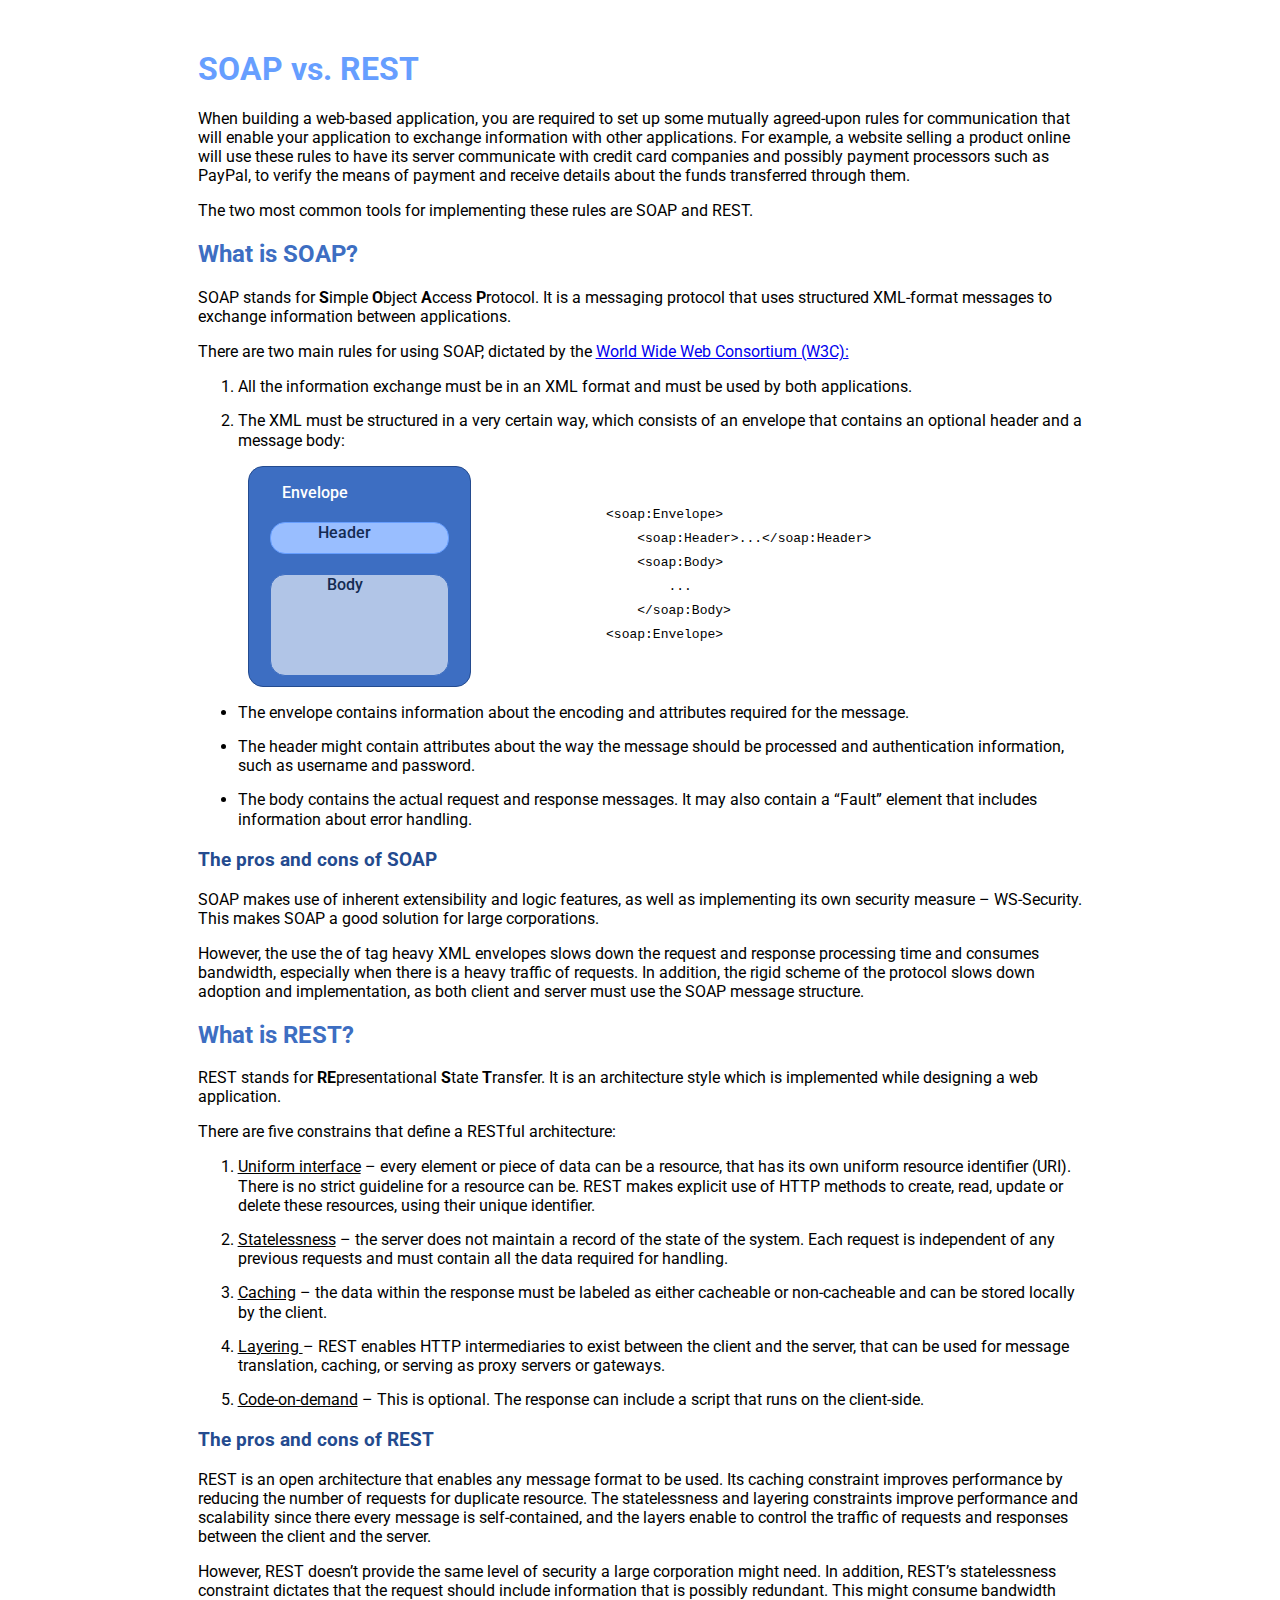
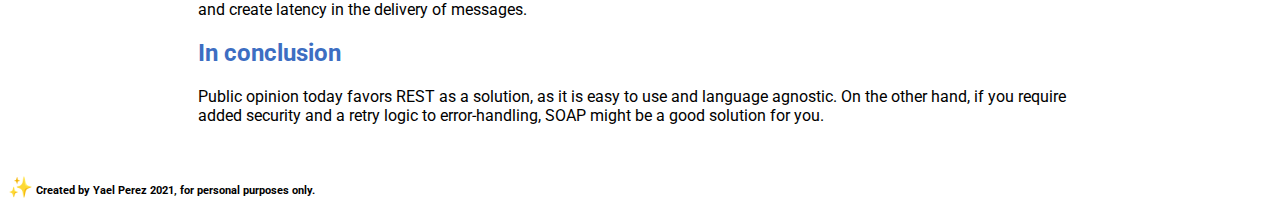
<file: samples/svrHTML/index.htm>
<!DOCTYPE html>
<html lang="en">
<head>
    <meta charset="UTF-8">
    <meta name="viewport" content="width=device-width, initial-scale=1.0">
    <link rel="preconnect" href="https://fonts.gstatic.com">
    <link href="https://fonts.googleapis.com/css2?family=Roboto:ital,wght@0,400;0,500;0,700;1,400&display=swap" rel="stylesheet">
    <link rel="stylesheet" href="./style.css">
    <title>SOAP vs. REST</title>
</head>
<body>
    <main>
        <h1>SOAP vs. REST</h1>
        <p>When building a web-based application, you are required to set up some mutually agreed-upon rules for communication that will enable your application to exchange information with other applications. For example, a website selling a product online will use these rules to have its server communicate with credit card companies and possibly payment processors such as PayPal, to verify the means of payment and receive details about the funds transferred through them. </p>
        <p>The two most common tools for implementing these rules are SOAP and REST.</p>
        <section>
            <h2>What is SOAP?</h2>
            <p>SOAP stands for <b>S</b>imple <b>O</b>bject <b>A</b>ccess <b>P</b>rotocol. It is a messaging protocol that uses structured XML-format messages to exchange information between applications. </p>
            <p>There are two main rules for using SOAP, dictated by the <a href="https://www.w3.org/">World Wide Web Consortium (W3C):</a></p>
            <ol>
                <li>All the information exchange must be in an XML format and must be used by both applications.</li>
                <li>The XML must be structured in a very certain way, which consists of an envelope that contains an optional header and a message body:</li>
            </ol>
            <div class="illustration">
                <div class="xml-scheme">
                    <pre><code>
                        &#60;soap:Envelope&#62;
                            &#60;soap:Header&#62;...&#60;/soap:Header&#62;
                            &#60;soap:Body&#62;
                                ...
                            &#60;/soap:Body&#62;
                        &#60;soap:Envelope&#62;
                    </code></pre>
                </div>
                <div class="visualization">
                    <div class="soap-envelope">
                        <p>Envelope</p>
                        <div class="soap-header">Header</div>
                        <div class="soap-body">Body</div>
                    </div>
                </div>
                
            </div>
            <ul>
                <li>The envelope contains information about the encoding and attributes required for the message. </li>
                <li>The header might contain attributes about the way the message should be processed and authentication information, such as username and password.</li>
                <li>The body contains the actual request and response messages. It may also contain a “Fault” element that includes information about error handling.</li>
            </ul>
            
            <h3>The pros and cons of SOAP</h3>
            <p>SOAP makes use of inherent extensibility and logic features, as well as implementing its own security measure – WS-Security. This makes SOAP a good solution for large corporations.</p>
            <p>However, the use the of tag heavy XML envelopes slows down the request and response processing time and consumes bandwidth, especially when there is a heavy traffic of requests. In addition, the rigid scheme of the protocol slows down adoption and implementation, as both client and server must use the SOAP message structure. </p>
        </section>
        <section>
            <h2>What is REST?</h2>
            <p>REST stands for <b>RE</b>presentational <b>S</b>tate <b>T</b>ransfer. It is an architecture style which is implemented while designing a web application.</p>
            <p>There are five constrains that define a RESTful architecture:</p>
            <ol class="rest">
                <li><span>Uniform interface</span> – every element or piece of data can be a resource, that has its own uniform resource identifier (URI). There is no strict guideline for a resource can be. REST makes explicit use of HTTP methods to create, read, update or delete these resources, using their unique identifier. </li>
                <li><span>Statelessness</span> – the server does not maintain a record of the state of the system. Each request is independent of any previous requests and must contain all the data required for handling.</li>
                <li><span>Caching</span> – the data within the response must be labeled as either cacheable or non-cacheable and can be stored locally by the client. </li>
                <li><span>Layering </span>– REST enables HTTP intermediaries to exist between the client and the server, that can be used for message translation, caching, or serving as proxy servers or gateways.</li>
                <li><span>Code-on-demand</span> – This is optional. The response can include a script that runs on the client-side.</li>
            </ol>
            <h3>The pros and cons of REST</h3>
            <p>REST is an open architecture that enables any message format to be used. Its caching constraint improves performance by reducing the number of requests for duplicate resource. The statelessness and layering constraints improve performance and scalability since there every message is self-contained, and the layers enable to control the traffic of requests and responses between the client and the server.</p>
            <p>However, REST doesn’t provide the same level of security a large corporation might need. In addition, REST’s statelessness constraint dictates that the request should include information that is possibly redundant. This might consume bandwidth and create latency in the delivery of messages.</p>
        </section>
        <h2>In conclusion</h2>
        <p>Public opinion today favors REST as a solution, as it is easy to use and language agnostic. On the other hand, if you require added security and a retry logic to error-handling, SOAP might be a good solution for you.</p>
    </main>
    <footer><h6><span>&#10024;</span> Created by Yael Perez 2021, for personal purposes only.</h6></footer>
</body>
</html>
</file>
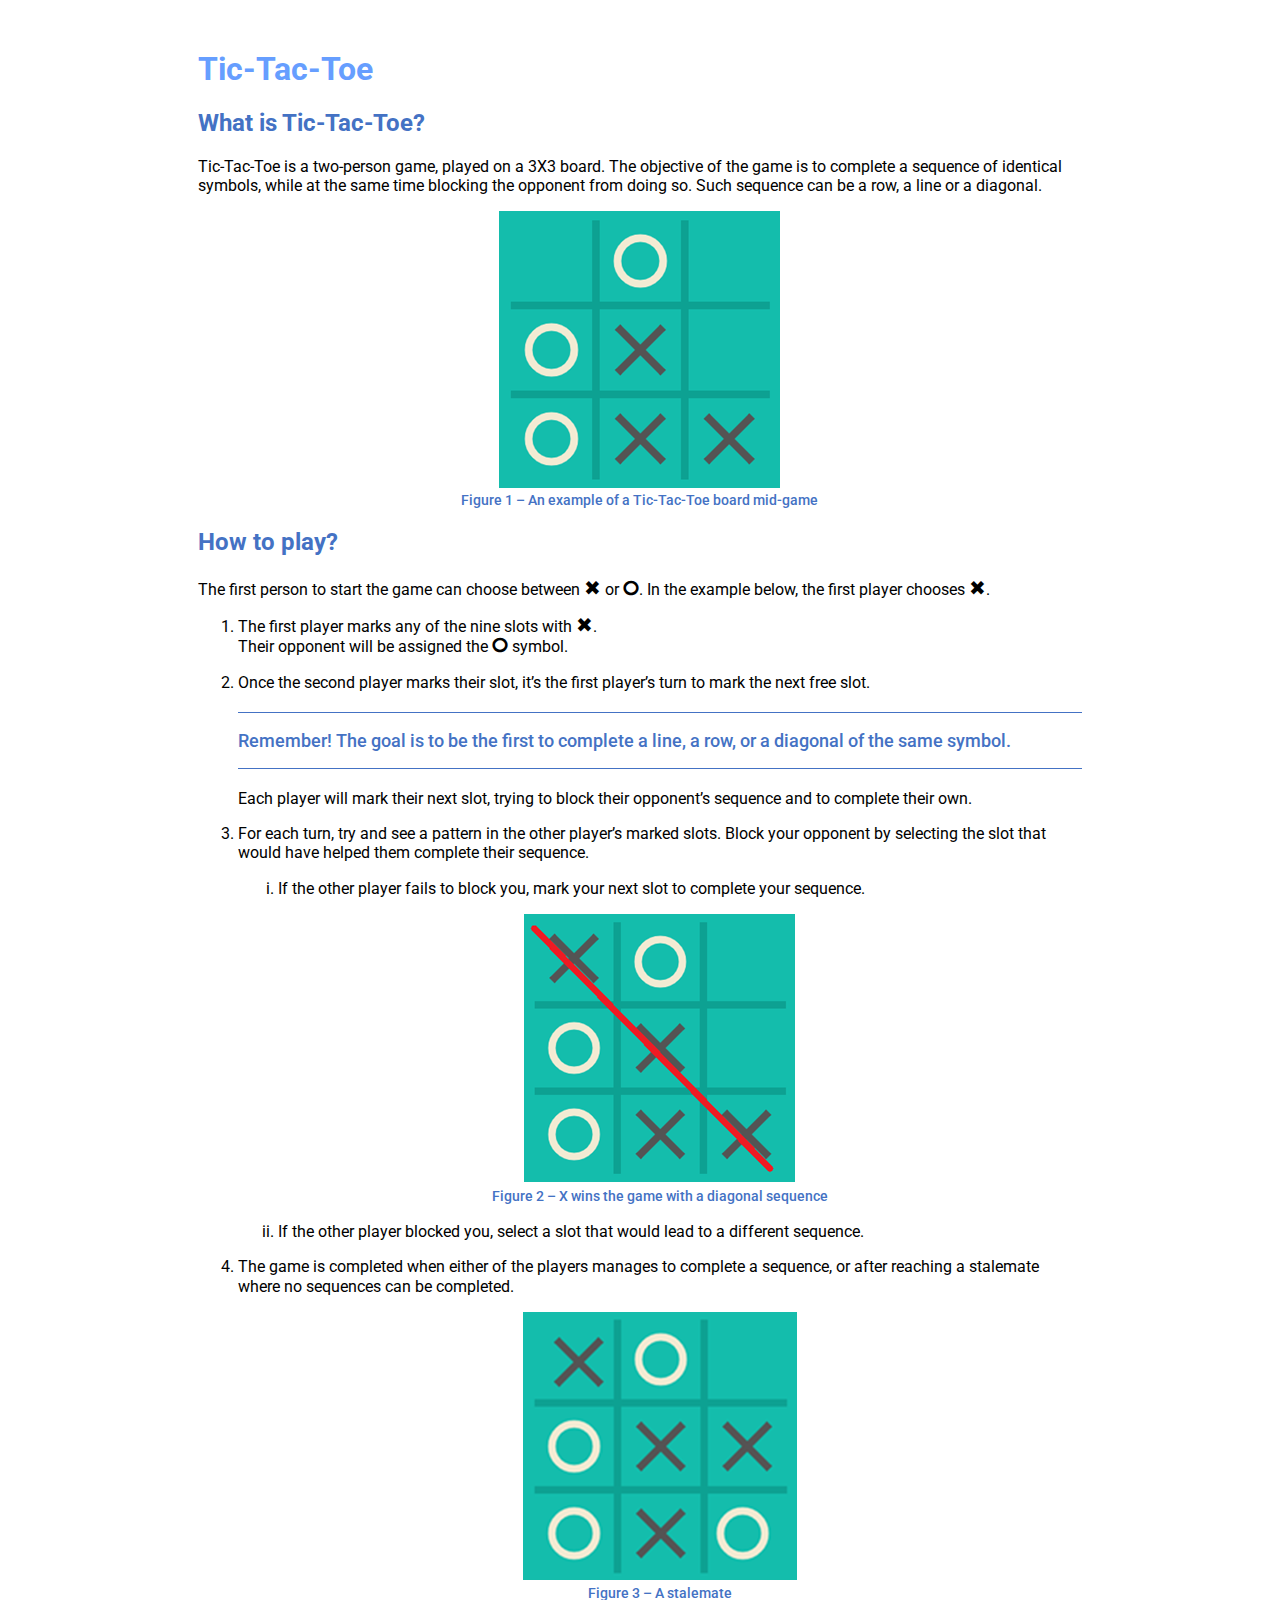
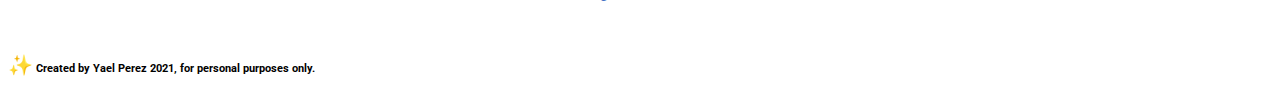
<file: samples/tttHTML/index.html>
<!DOCTYPE html>
<html lang="en">
<head>
    <meta charset="UTF-8">
    <meta name="viewport" content="width=device-width, initial-scale=1.0">
    <link href="./style.css" type="text/css" rel="stylesheet">
    <link rel="preconnect" href="https://fonts.gstatic.com">
    <link href="https://fonts.googleapis.com/css2?family=Roboto:ital,wght@0,400;0,500;0,700;1,400&display=swap" rel="stylesheet">
    <title>Tic-Tac-Toe</title>
</head>
<body>
    <main>
        <h1>Tic-Tac-Toe</h1>
        <h2>What is Tic-Tac-Toe?</h2>
        <p>Tic-Tac-Toe is a two-person game, played on a 3X3 board. The objective of the game is to complete a sequence of identical symbols, while at the same time blocking the opponent from doing so. Such sequence can be a row, a line or a diagonal.</p>
        <figure>
            <img src="./Figure1.png" alt="tic-tac-toe mid-game example">
            <figcaption>Figure 1 – An example of a Tic-Tac-Toe board mid-game</figcaption>
        </figure>
        
        <h2>How to play?</h2>
        <p>The first person to start the game can choose between <span>&#10006;</span> or <span style="font-weight: bold;">&#11096;</span>. In the example below, the first player chooses <span>&#10006;</span>.</p>
        <ol>
            <li>
                <p>The first player marks any of the nine slots with <span>&#10006;</span>. <br>
                Their opponent will be assigned the
                <span style="font-weight: bold;">&#11096;</span> symbol.</p>
            </li>
            <li>
                <p>Once the second player marks their slot, it’s the first player’s turn to mark the next free slot.</p>
                <div class="note">
                    <p>Remember! The goal is to be the first to complete a line, a row, or a diagonal of the same symbol.</p>
                </div>
                <p>Each player will mark their next slot, trying to block their opponent’s sequence and to complete their own.</p>
            </li>
            <li>
                <p>For each turn, try and see a pattern in the other player’s marked slots. Block your opponent by selecting the slot that would have helped them complete their sequence.</p>
                <ol class="sub-roman">
                    <li>
                        <p>If the other player fails to block you, mark your next slot to complete your sequence.</p>
                    </li>
                </ol>
                    <figure>
                        <img src="./Figure2.png"/>
                        <figcaption>Figure 2 – X wins the game with a diagonal sequence</figcaption>
                    </figure>
                <ol class="sub-roman">
                    <li value="2">If the other player blocked you, select a slot that would lead to a different sequence.</li>
                </ol>
            </li>
            <li>
                <p>The game is completed when either of the players manages to complete a sequence, or after reaching a stalemate where no sequences can be completed.</p>
                <figure>
                    <img src="./Figure3.png"/>
                    <figcaption>Figure 3 – A stalemate</figcaption>
                </figure>
            </li>
        </ol>
    </main>
    <footer><h6><span>&#10024;</span> Created by Yael Perez 2021, for personal purposes only.</h6></footer>
</body>
</html>
</file>
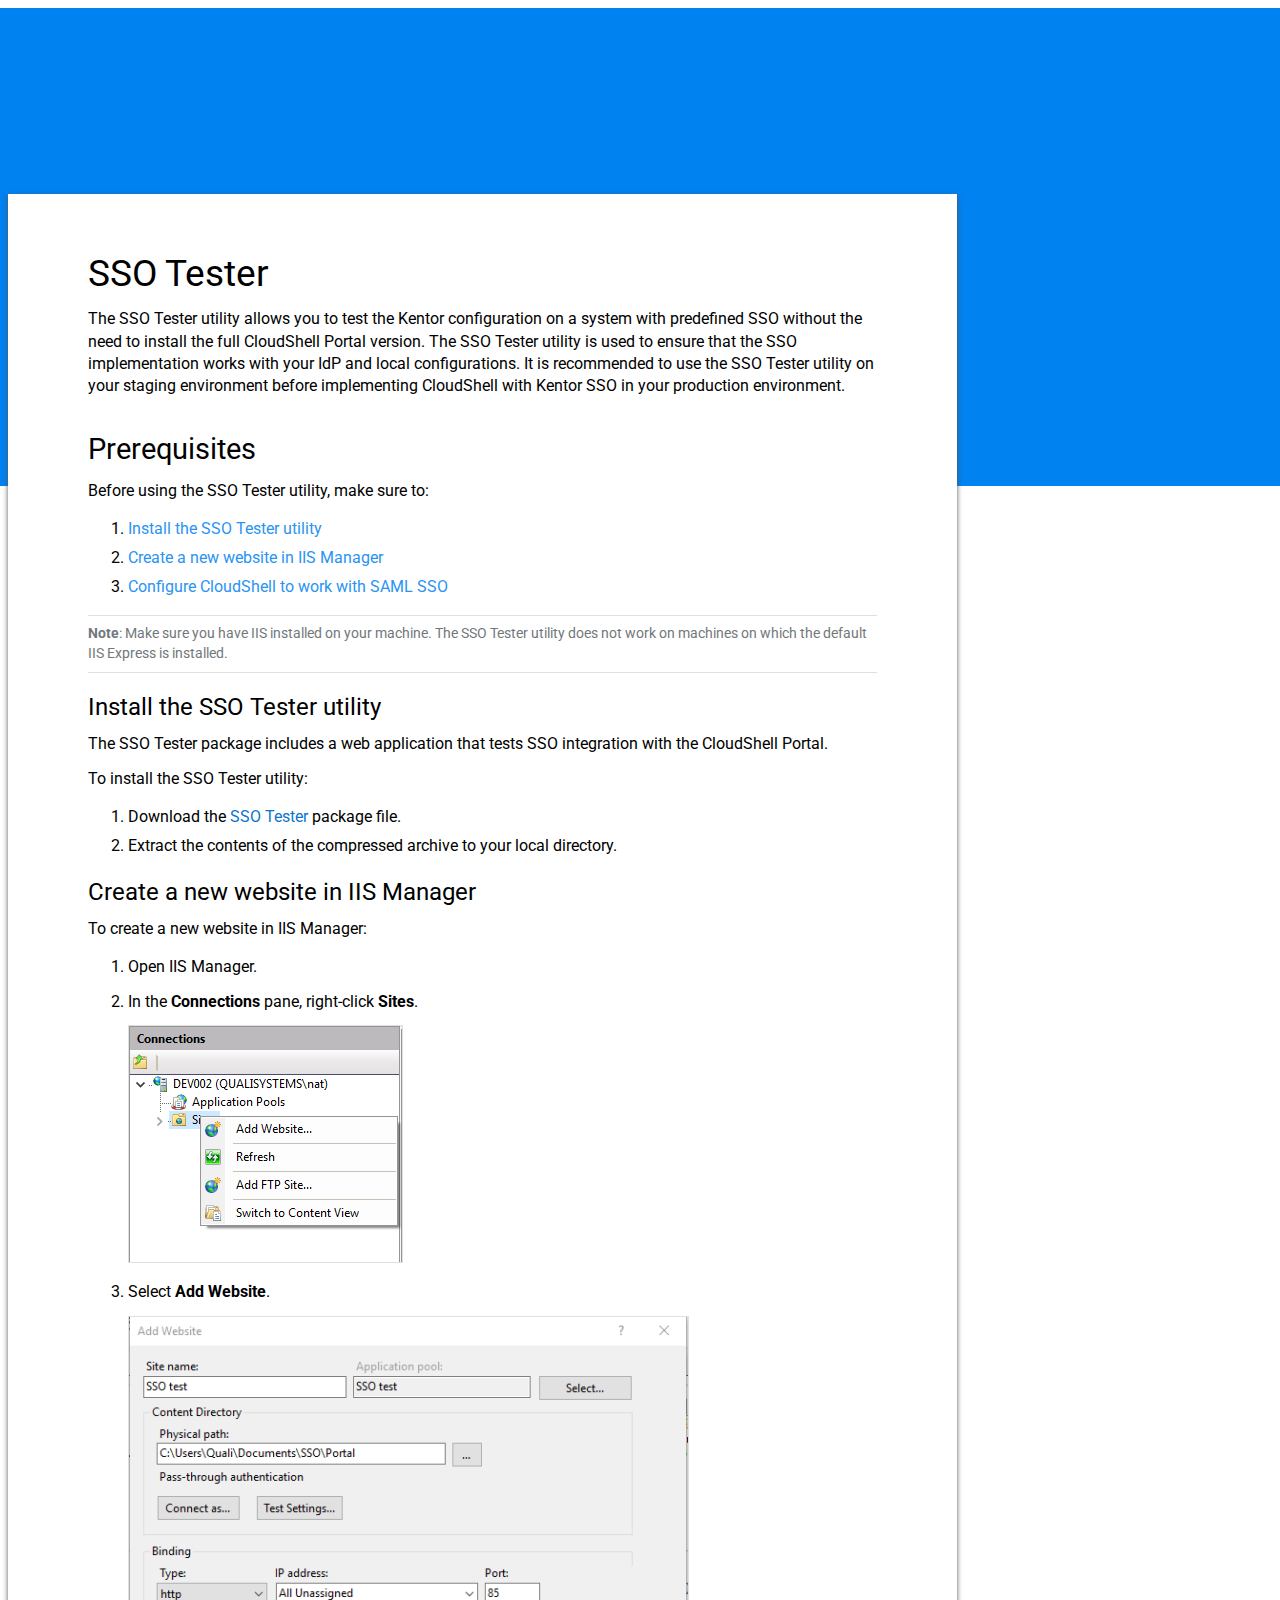
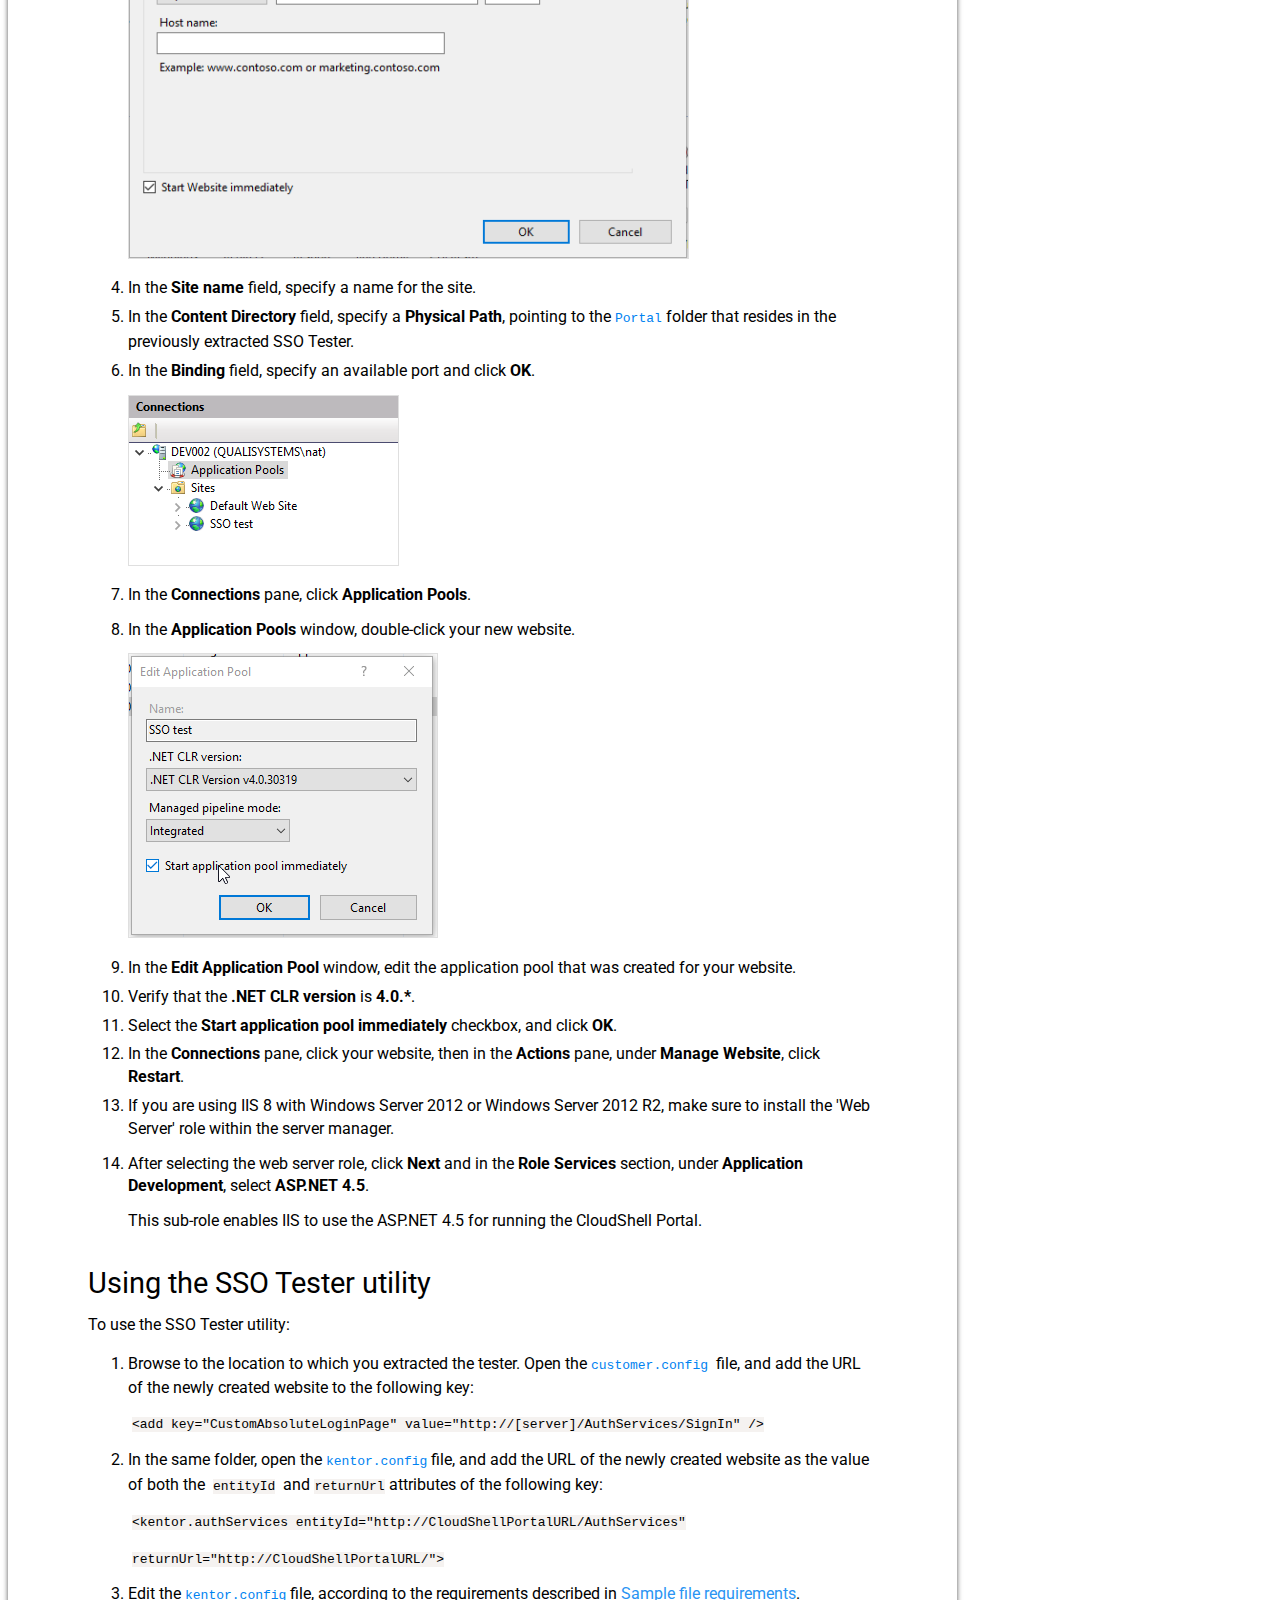
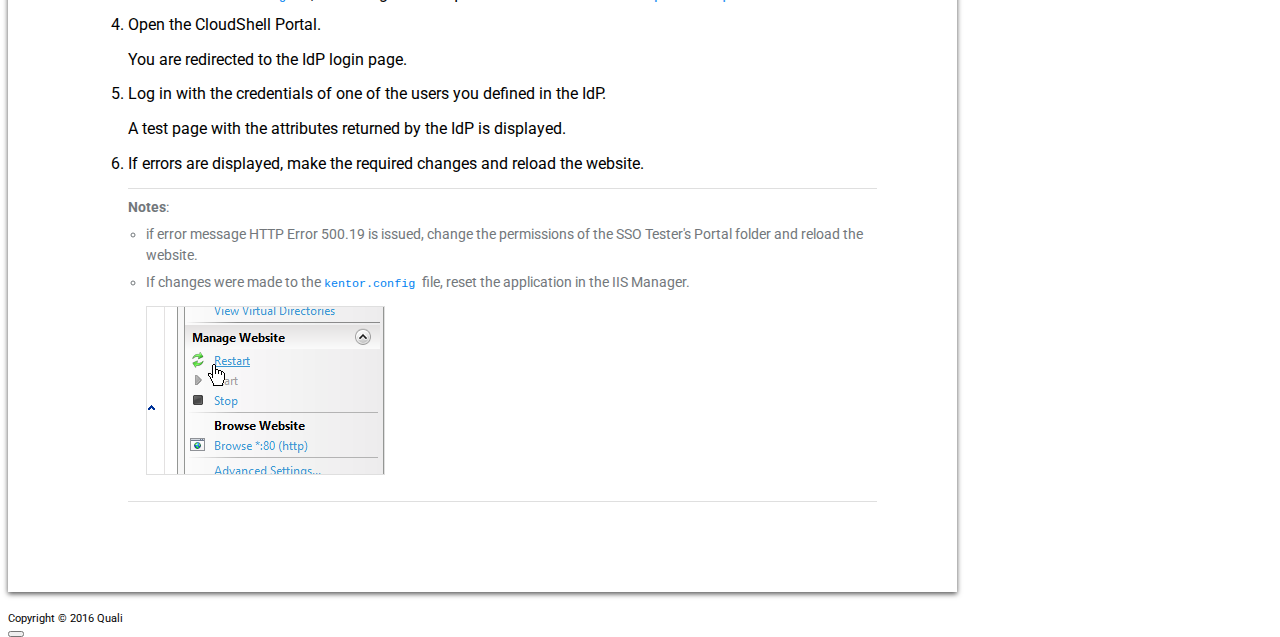
<file: samples/Quali-SSO/SSO-Tstr.htm>
<!DOCTYPE html>
<html xmlns:MadCap="http://www.madcapsoftware.com/Schemas/MadCap.xsd" lang="en-us" xml:lang="en-us" class="QualiUserManagementTopic _Skins_HTML5___Top_Navigation" data-mc-search-type="Stem" data-mc-help-system-file-name="Default.xml" data-mc-path-to-help-system="../../" data-mc-has-content-body="True" data-mc-conditions="Default.Authoring-Only,Default.ResourceManager-Only,Default.Studio-Only,Default.Portal-Only,Default.CloudEdition-Exclude" data-mc-target-type="WebHelp2" data-mc-runtime-file-type="Topic;Default" data-mc-preload-images="false" data-mc-in-preview-mode="false" data-mc-toc-path="">
    <head>
        <meta name="viewport" content="width=device-width, initial-scale=1.0" />
        <meta http-equiv="X-UA-Compatible" content="IE=edge" />
        <meta http-equiv="Content-Type" content="text/html; charset=utf-8" />
        <meta charset="utf-8" />
        <meta name="description" content="" />
        <meta name="author" content="" /><title>SSO Tester</title>
        <link rel="shortcut icon" href="../Images/favicon.ico" type="image/x-icon" />
        <link rel="preconnect" href="https://fonts.gstatic.com">
        <link href="https://fonts.googleapis.com/css2?family=Roboto:wght@400;500;700&display=swap" rel="stylesheet">
        <link href="./style.css" rel="stylesheet" />
    </head>
    <body>
        <div class="foundation-wrap">
            <div class="off-canvas-wrap" data-offcanvas="">
                    <section class="main-section">
                        <div class="row outer-row" data-mc-content-body="True">
                            <div class="qs-version-container">
                                <p><span class="VariablesProductVersion">CloudShell Version: 8.1 GA</span>
                                </p>
                                <p><span class="VariablesHelpFilesVersion">Help Version: 2.0</span>
                                </p>
                                <p><a href="http://help.quali.com/help%20versions/All%20Versions%20Help/Content/Versions.htm" style="color: #ffffff; text-decoration: underline;" target="_blank">View / Download All Help Versions</a>
                                </p>
                            </div>
                            <div id="contentBody" class="off-canvas-main QualiTopicContent">
                                <h1>SSO Tester</h1>
                                <p>The SSO Tester utility allows you to test the Kentor configuration on a system with predefined SSO without the need to install the full CloudShell Portal version. The SSO Tester utility is used to ensure that the SSO implementation works with your IdP and local configurations. It is recommended to use the SSO Tester utility on your staging environment before implementing CloudShell with Kentor SSO in your production environment.</p>
                                <h2>Prerequisites</h2>
                                <p>Before using the SSO Tester utility, make sure to:<ol><li value="1"><a href="#Installi" class="MCXref xref selected">Install the SSO Tester utility</a></li><li value="2"><a href="#Create" class="MCXref xref selected">Create a new website in IIS Manager</a></li><li value="3"><a href="./Cnfg-SSO.htm#Configur2" class="MCXref xref">Configure CloudShell to work with SAML SSO</a></li></ol></p>
                                <p class="_note-block"><span class="_strong">Note</span>: Make sure you have IIS installed on your machine. The SSO Tester utility does not work on machines on which the default IIS Express is installed.</p>
                                <h3><a name="Installi"></a>Install the SSO Tester utility</h3>
                                <p>The SSO Tester package includes a web application that tests SSO integration with the CloudShell Portal. </p>
                                <p class="ToDo_print">To install the SSO Tester utility:</p>
                                <ol>
                                    <li value="1">Download the <a href="" title="Since this is an achived document, link is not available">SSO Tester</a> package file.</li>
                                    <li value="2">Extract the contents of the compressed archive to your local directory.</li>
                                </ol>
                                <h3><a name="Create"></a>Create a new website in IIS Manager</h3>
                                <p class="ToDo_print">To create a new website in IIS Manager:</p>
                                <ol>
                                    <li value="1">
                                        <p>Open IIS Manager.</p>
                                    </li>
                                    <li value="2">
                                        <p>In the <span class="_strong">Connections</span> pane, right-click <span class="_strong">Sites</span>.</p>
                                        <p>
                                            <img src="./SSO_Check for CloudShell required_1.png" style="visibility: visible;border-top-width: 1pt;border-bottom-width: 1pt;border-left-width: 1pt;border-right-width: 1pt;" />
                                        </p>
                                    </li>
                                    <li value="3">
                                        <p>Select <span class="_strong">Add Website</span>.</p>
                                        <p>
                                            <img src="./SSO_Check for CloudShell required_2_559x541.png" style="visibility: visible;width: 559;height: 541;" />
                                        </p>
                                    </li>
                                    <li value="4">In the <span class="_strong">Site name</span> field, specify a name for the site.</li>
                                    <li value="5">In the <span class="_strong">Content Directory</span> field, specify a <span class="_strong">Physical Path</span>, pointing to the <span class="_file-name">Portal</span> folder that resides in the previously extracted SSO Tester.</li>
                                    <li value="6">In the <span class="_strong">Binding</span> field, specify an available port and click <span class="_strong">OK</span>.
                <p><img src="./SSO_Check for CloudShell required_3.png" style="visibility: visible;border-top-width: 1pt;border-bottom-width: 1pt;border-left-width: 1pt;border-right-width: 1pt;" /></p></li>
                                    <li value="7">
                                        <p>In the <span class="_strong">Connections</span> pane, click <span class="_strong">Application Pools</span>.</p>
                                    </li>
                                    <li value="8">In the <span class="_strong">Application Pools</span> window, double-click your new website.
                <p><img src="./SSO_Check for CloudShell required_4.png" style="visibility: visible;border-top-width: 1pt;border-bottom-width: 1pt;border-left-width: 1pt;border-right-width: 1pt;" /></p></li>
                                    <li value="9">In the <span class="_strong">Edit Application Pool</span> window, edit the application pool that was created for your website. </li>
                                    <li value="10">Verify that the <span class="_strong">.NET CLR version</span> is <span class="_strong">4.0.*</span>.</li>
                                    <li value="11">Select the <span class="_strong">Start application pool immediately</span> checkbox, and click <span class="_strong">OK</span>.</li>
                                    <li value="12">In the <span class="_strong">Connections</span> pane, click your website, then in the <span class="_strong">Actions</span> pane, under <span class="_strong">Manage Website</span>, click <span class="_strong">Restart</span>.</li>
                                    <li value="13">If you are using IIS 8 with Windows Server 2012 or Windows Server 2012 R2, make sure to install the 'Web Server' role within the server manager. </li>
                                    <li value="14">
                                        <p>After selecting the web server role, click <span class="_strong">Next</span> and in the <span class="_strong">Role Services</span> section, under <span class="_strong">Application Development</span>, select <span class="_strong">ASP.NET 4.5</span>. </p>
                                        <p>This sub-role enables IIS to use the ASP.NET 4.5 for running the CloudShell Portal.</p>
                                    </li>
                                </ol>
                                <h2>Using the SSO Tester utility</h2>
                                <p class="ToDo_print">To use the SSO Tester utility:</p>
                                <ol>
                                    <li value="1">Browse to the location to which you extracted the tester. Open the <span class="_file-name">customer.config </span>file, and add the URL of the newly created website to the following key:<p><code>&lt;add key="CustomAbsoluteLoginPage" value="http://[server]/AuthServices/SignIn" /&gt;</code></p></li>
                                    <li value="2">In the same folder, open the <span class="_file-name">kentor.config</span> file, and add the URL of the newly created website as the value of both the <code>entityId</code> and <code>returnUrl</code> attributes of the following key:<p><code>&lt;kentor.authServices entityId="http://CloudShellPortalURL/AuthServices"</code></p><p><code>returnUrl="http://CloudShellPortalURL/"&gt;</code></p></li>
                                    <li value="3">Edit the <span class="_file-name">kentor.config</span> file, according to the requirements described in <a href="Cnfg-SSO.htm#Sample" class="MCXref xref">Sample file requirements</a>.</li>
                                    <li value="4">Open the CloudShell Portal.<p>You are redirected to the IdP login page. </p></li>
                                    <li value="5">Log in with the credentials of one of the users you defined in the IdP.
                                        <p>A test page with the attributes returned by the IdP is displayed. </p></li>
                                    <li value="6">
                If errors are displayed, make the required changes and reload the website.
				<p><ul class="_note-block"><span class="_strong">Notes</span>:
			<li style="margin-left: 18px;text-align: left;" value="2">if error message HTTP Error 500.19 is issued, change the permissions of the SSO Tester's Portal folder and reload the website.</li><li style="margin-left: 18px;text-align: left;" value="3">If changes were made to the <span class="_file-name">kentor.config </span>file, reset the application in the IIS Manager.<p><img src="./SSO_Restart IIS.png" /></p></li></ul></p></li>
                                </ol>
                            </div>
                            <div class="sideContent">
                                <!--<ul class="menu _Skins_SideMenu mc-component">
                                    <li class="has-children"><a href="Cnfg-SSO-Ovrw.htm">Single Sign-On (SSO) Configuration</a>
                                        <ul class="sub-menu">
                                            <li><a href="Cnfg-SSO.htm">Configuring Single Sign-On (SSO)</a>
                                            </li>
                                            <li><a href="#" class="selected">SSO Tester</a>
                                            </li>
                                        </ul>
                                    </li>
                                </ul>-->
                            </div>
                            <div class="footer center">
                                <p class="Copyright">Copyright © 2016 <span class="VariablesCompanyName">Quali</span></p>
                            </div>
                            <div class="qs-control-container"><a href="http://help.quali.com/feedback" target="_blank" class="qs-btn-round qs-btn-mail tooltip" title="Send feedback"></a>
                                <button class="qs-btn-round qs-btn-scroll-top tooltip" title="Scroll to top">
                                </button>
                            </div>
                        
                    </section><a class="exit-off-canvas"></a>
                </section>
            </div>
        </div>
    </body>
</html>
</file>
<file: samples/svrHTML/style.css>
html {
    font-family: 'Roboto', sans-serif;
}

li {
    line-height: 1.2rem;
    margin-bottom: 15px;
}

main {
    max-width: 70%;
    margin: 50px 15%;
}

h1 {
    color: hsl(218, 100%, 70%);

}

h2 {
    color: hsl(218, 52%, 50%);
}

h3 {
    color: hsl(218, 60%, 35%);
    margin-top: 20px;
}

.illustration {
    max-width: 50%;
}

.soap-envelope {
    border:hsl(218, 60%, 35%) solid 0.5px;
    background-color: hsl(218, 52%, 50%);
    color: white;
    border-radius: 15px;
    max-width: 50%;
    margin-left: 50px;
}

.soap-envelope p {
    margin-left: 15%;
    font-weight: 500;
}

.soap-body, .soap-header {
    color: hsl(218, 60%, 20%);
    border-radius: 15px;
    max-width: 80%;
    text-align: center;
    font-weight: 500;
    margin: 20px auto 10px auto;
}

.soap-header {
    border: hsl(218, 100%, 70%) solid 0.5px;
    background-color: hsl(218, 100%, 80%);
    height: 30px;
}

.soap-body {
    border: hsl(218, 52%, 50%) solid 0.5px;
    background-color: hsl(218, 52%, 80%);
    height: 100px;
}

.xml-scheme {
    display: inline;
    max-width: 50%;
    float: right;
}

code {
    line-height: 24px;
}

.rest span {
    text-decoration: underline solid;
}

footer span {
    font-size: 20px;
}
</file>
<file: samples/tttHTML/style.css>
html {
    font-family: 'Roboto', sans-serif;
}

.sub-roman{
    list-style-type: lower-roman;
}

.note {
    border-top: 0.5px solid #4472C4;
    border-bottom: #4472C4 0.5px solid;
    color: #4472C4;
    margin: 20px auto;
    font-size: 18px;
    font-weight: 500;
}

span {
    font-size: 20px;
}

li {
    line-height: 1.2rem;
    margin-bottom: 15px;
}

figure {
    text-align: center;
}

figcaption {
    font-size: 14px;
    font-weight: 500;
    color: #4472C4;
}

main {
    max-width: 70%;
    margin: 50px 15%;
}

h1 {
    color: hsl(218, 100%, 70%);
}

h2 {
    color: #4472C4;
}
</file>
<file: samples/Quali-SSO/style.css>
html
{
	font-family: 'Roboto';
}

html .main-section .row.outer-row
{
	position: relative;
	padding-top: 71px;
}

.qs-version-container{
	color: white;
}

.main-section .row.outer-row .sideContent
{
	position: absolute;
	top: 15px;
	width: 100%;
	min-height: 335px;
	margin-top: -15px;
	padding: 83px 24px 60px 0;
	color: white;
	background-color: #0082F1;
}

.main-section .row.outer-row .sideContent:before
{
	position: absolute;
	top: 0;
	bottom: 0;
	left: -100%;
	right: -100%;
	background-color: #0082F1;
	content: '';
}

.main-section .row.outer-row .sideContent p::selection
{
	background: #fff;
}

.main-section .row.outer-row .sideContent p::-moz-selection
{
	background: #fff;
}

.main-section .row.outer-row .sideContent h3::selection
{
	background: #fff;
}

.main-section .row.outer-row .sideContent h3::-moz-selection
{
	background: #fff;
}

.main-section .row.outer-row .sideContent h3
{
	margin: 14px 0 23px;
}

.main-section .row.outer-row .sideContent p
{
	font-size: 14px;
	line-height: 18px;
}

.main-section .row.outer-row .sideContent li > a
{
	position: relative;
	font-weight: initial;
	color: white;
}

.main-section .row.outer-row .sideContent li > a:hover
{
	background-color: transparent;
	color: white;
}

.menu._Skins_MainMenu li.has-children.open > a:hover
{
	color: #fff;
	font-weight: normal;
}

.main-section .row.outer-row .menu._Skins_SideMenu > li > ul > li > a:hover, .main-section .row.outer-row .menu._Skins_SideMenu.mc-component > li > ul > li > a:hover
{
	background-color: #0075D8;
		color: white;
		font-weight:normal;
}

.main-section .row.outer-row .sideContent li > a.selected
{
	font-weight: initial;
	color: white;
}
ul.menu._Skins_MainMenu.mc-component li > a.selected{
	font-weight:normal
}
ul.menu._Skins_MainMenu li > a.selected:hover, ul.menu._Skins_MainMenu.mc-component li > a.selected:hover
{
	color: #000;
	background: transparent;
	font-weight: normal;
}

.main-section .row.outer-row .sideContent li > a.selected::before
{
	position: absolute;
	top: 0;
	bottom: 0;
	left: 0;
	width: 2px;
	display: block;
	background: #fff;
	content: '';
}

.root-level-master .main-section .row.outer-row .sideContent li > a.selected::before
{
	left: -10px;
}

.root-level-master .menu._Skins_SideMenu .sub-menu
{
	margin-left: 10px;
}

/* TOC */



html[class^="GenTOCTable"]
{
	margin: 0;
}

html[class^="MCTocProxy_QualiTOC"] table a.GenTOCText1
{
	color: #181C21;
	display: block;
	height: 70px;
	padding-top: 20px;
	padding-left: 70px;
	border-top: 1px solid #D6D7DE;
}

div.footer
{
	margin-top: 20px;
	margin-bottom: -8px;
}

p.Copyright
{
	font-size: 8pt;
	margin-top: 0;
	margin-bottom: 0;
}

.sideContent + #contentBody:after
{
	display: none;
}

div.QualiTopicContent
{
	background-color: #ffffff;
	padding-bottom: 70px;
	padding-left: 80px;
	padding-right: 80px;
	padding-top: 30px;
	box-shadow: 0px 2px 5px #555;
	min-height: 500px;
	margin-right: 315px;
	z-index: 3;
	position: relative;
	z-index: 99;
}

div.QualiCategoryContent
{
	position: relative;
	background-color: #ffffff;
	box-shadow: 0px 2px 5px #555;
	min-height: 500px;
	margin-right: 315px;
	z-index: 1;
}

div.QualiCategoryPage
{
	padding-bottom: 70px;
	padding-left: 80px;
	padding-right: 80px;
	padding-top: 30px;
	background-color: #ffffff;
	box-shadow: 0px 2px 5px #555;
	min-height: 500px;
}

/*
Hide level 2 from menu in all category pages
*/

div.QualiCategoryPage .sub-menu .has-children .sub-menu
{
	display: none;
}

/* don't highlight first heading */

div.QualiCategoryPage a.selected
{
	font-weight: 400 !important;
}

div.QualiCategoryPage:after
{
	position: absolute;
	top: 0;
	left: -100%;
	right: -100%;
	height: 335px;
	background-color: #0082F1;
	content: '';
	z-index: -1;
}

h1.whiteheader
{
	color: #181d21;
}

h3.whiteheader
{
	color: #7f92a1;
}

div.TopicContent
{
	padding-left: 15px;
	padding-right: 15px;
	padding-top: 25px;
}

a.MCBreadcrumbsLink
{
	font-style: italic;
	text-decoration: underline;
}

a.MCBreadcrumbsLink:visited
{
	color: #000000;
}

a.MCBreadcrumbsLink:hover
{
	color: #BED230;
}

h1
{
	font-size: 2.3em;
	font-weight: normal;
	margin-bottom: 13px;
	margin-top: 28px;
}

h2
{
	font-size: 1.8em;
	font-weight: normal;
	margin-bottom: 14px;
	margin-top: 34px;
}

h3
{
	font-size: 1.5em;
	font-weight: normal;
	margin-bottom: 12px;
	margin-top: 20px;
}

h4
{
	font-size: 1.3em;
	font-weight: 500;
	margin: 40px 0 8px;
}

a,
.xref
{
	color: #2A94F3;
	text-decoration: none;
	font-weight: normal;
	-webkit-transition: color .3s;
	-moz-transition: color .3s;
	-ms-transition: color .3s;
	-o-transition: color .3s;
	transition: color .3s;
}

/*
iframe[class^="youtube"] {
	width: auto !important;
	min-width: 100%;
}*/

a:hover,
a:active,
a:visited,
.xref:hover,
.xref:active,
.xref:visited
{
	color: #0D73CE;
}

._subtitle
{
	color: #8395A4;
	line-height: 1.42em;
	font-size: 1.3em;
}

h1 + ._subtitle,
h2 + ._subtitle
{
	margin-top: 0;
}

li
{
	margin-bottom: 6px;
	margin-top: 6px;
	line-height: 1.43em;
}

/*li br {
	line-height: 1.5em;
}*/

li br + img
{
	margin-top: 10px;
}

._strong,
strong
{
	font-weight: bold;
}

img
{
	border: 1px solid #DFDFDF;
	max-width: 100%;
	/*background: #DFDFDF url('../../Images/OLH-Images/defaultImage.png');*/
}

p
{
	margin-bottom: 12px;
	margin-top: 12px;
	line-height: 1.4em;
}

table
{
	margin: 14px 0;
	border-spacing: 0;
		font-family: "Arial";
}

table thead tr td,
table tr th
{
	padding: 4px 18px;
	border-bottom: 2px solid #E0E5E7;
	text-align: left;
}

table thead tr td:first-child,
table tr th:first-child
{
	padding-left: 0;
	padding: 4px 18px;
}

table tr td
{
	padding: 4px 18px;
	vertical-align: top;
}

table tr td p:first-child
{
	margin-top: 0;
	
}

table tr:hover td
{
	background-color: #F7F7F7;
}

table tr td:first-child
{
	padding-left: 0;
	padding: 4px 18px;
}

table.vertical-header-table
{
	border: none;
	border-spacing: 0;
	padding: 4px 18px;
}

table.vertical-header-table tr:not(\00002Eheader-offset) td:first-child
{
	padding-left: 0;
	border-left: 1px solid #E0E5E7;
	border-right: 1px solid #E0E5E7;
	font-weight: bold;
	padding: 4px 18px;
}

table.vertical-header-table tr td
{
	padding: 4px 18px;
	border-bottom: 1px solid #E0E5E7;
	border-right: 1px solid #E0E5E7;
}

table.vertical-header-table tr td:last-child
{
	border-right: none; 
	border-right: 1px solid #E0E5E7;
	
}

table.vertical-header-table tr:first-child td
{
	padding: 4px 18px;
	border-top: 1px solid #E0E5E7;
	border-right: 1px solid #E0E5E7;
}

table.vertical-header-table tr:first-child td:first-child
{
	padding-left: 0;
	font-weight: bold;
	padding: 4px 18px;
	border-right: 1px solid #E0E5E7;
}

.qs-table-scroll-wrap
{
	overflow-x: initial;
}

.qs-table-scroll-wrap table tr td
{
	max-width: 100px;
	word-break: break-all;
	word-break: break-word;
}

.LowerAlpha,
ol > li > ol
{
	list-style-type: lower-latin;
}

.LowerRoman,
ol > li > ol > li > ol
{
	list-style-type: lower-roman;
}

ul[style="list-style-type: circle;"] ul[style="list-style-type: circle;"]
{
	list-style-type: disc !important;
}

code
{
	margin: 0 4px;
	padding: 0px 0px;
	background-color: #f5f2f0;
	white-space: pre-wrap;
	/* CSS3 */
	word-wrap: break-word;
	/* IE */
	word-break: break-all;
	/*white-space: -moz-pre-wrap; /* Firefox */
	/*white-space: -pre-wrap;     /* Opera <7 */
	/*white-space: -o-pre-wrap;   /* Opera 7 */
}

code[class*="language-"]
{
	display: block;
	margin: 0;
	padding: 8px 12px;
	color: black;
	background-color: #f5f2f0;
	direction: ltr;
	font-family: Consolas, Monaco, 'Andale Mono', 'Ubuntu Mono', monospace;
	font-size: 0.9em;
	text-align: left;
	word-spacing: normal;
	word-break: normal;
	white-space: pre-wrap;
	line-height: 1.5;
	text-shadow: 0 1px white;
	-moz-tab-size: 4;
	-o-tab-size: 4;
	tab-size: 4;
}

p > code[class*="language-"]
{
	padding: 8px 12px;
}

._file-name
{
	display: inline-block;
	margin: 0;
	padding: 0px 0px;
	border-radius: 2px;
	color: #0082F1;
	font-family: monospace;
	white-space: pre-wrap;
}

code + code
{
	margin: 0;
}

pre:first-child,
code:first-child
{
	margin-top: 12px;
}

pre:last-child,
code:last-child
{
	margin-bottom: 12px;
}

._example-head
{
	margin-top: 24px;
	margin-bottom: 0;
	padding: 24px 24px 10px;
	background: #E3F2FF;
}

._example-head + ._example
{
	margin-top: 0;
	padding: 0 24px 24px;
}

._example
{
	margin-top: 10px;
	margin-bottom: 24px;
	padding: 24px;
	background: #E3F2FF;
	font-size: .9em;
}

._example p
{
	margin: 0;
}

._example + ._example
{
	margin-top: -48px;
	margin-bottom: 24px;
	padding: 0 24px 24px;
}

._note-block
{
	display: block;
	margin-bottom: 20px;
	padding: 8px 0;
	border-top: 1px solid #DFDFDF;
	border-bottom: 1px solid #DFDFDF;
	color: #72777B;
	font-size: .9em;
}

._note-block + ._note-block
{
	margin-top: -21px;
	padding-top: 0;
	border-top: 1px solid #fff;
}

._tip
{
	display: block;
	margin-top: 10px;
	margin-bottom: 24px;
	padding: 24px;
	background: #FFF9C7;
}

._tip + ._tip
{
	padding-top: 0;
	margin-top: -40px;
}

.image-caption,
_.image-caption
{
	margin: 5px 0;
	color: #959697;
}
</file>
